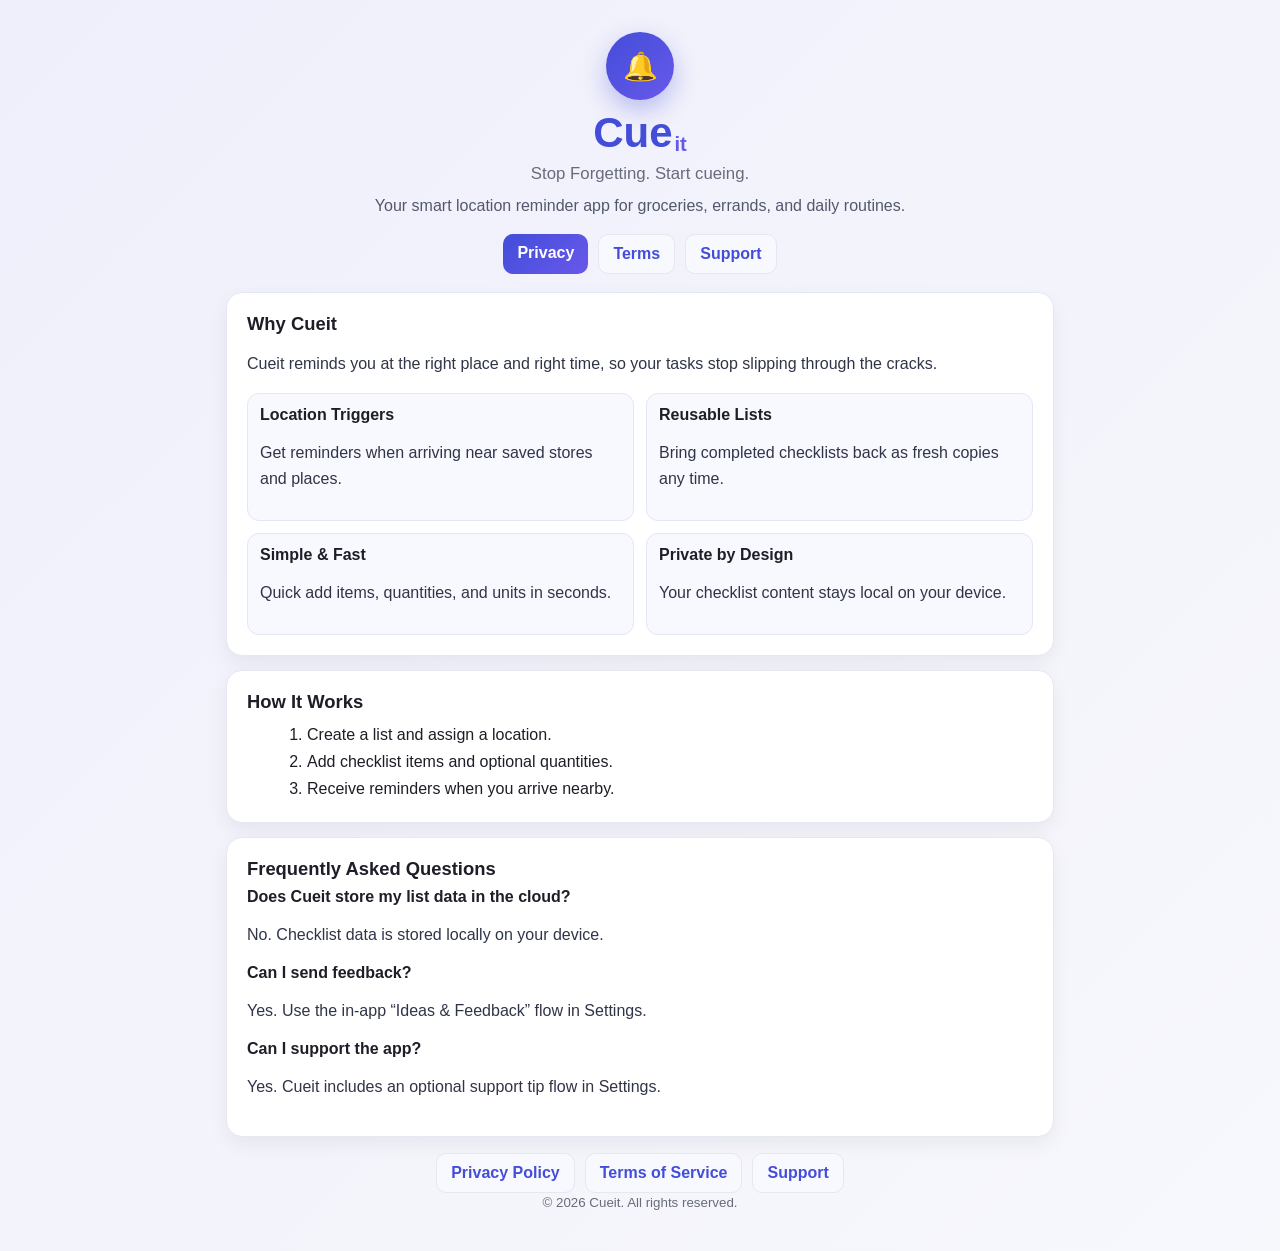
<file: index.html>
<!doctype html>
<html lang="en">
<head>
  <meta charset="utf-8">
  <meta name="viewport" content="width=device-width, initial-scale=1">
  <title>Cueit - Location-Based Checklist Reminders</title>
  <meta name="description" content="Cueit helps you remember what to buy and do when you reach the right place.">
  <link rel="stylesheet" href="./styles.css">
</head>
<body>
  <main class="container">
    <header class="hero">
      <div class="logo" aria-hidden="true">🔔</div>
      <h1><span class="cue">Cue</span><span class="sub">it</span></h1>
      <p class="tagline">Stop Forgetting. Start cueing.</p>
      <p class="subtagline">Your smart location reminder app for groceries, errands, and daily routines.</p>
      <nav class="hero-links">
        <a class="btn btn-primary" href="./privacy.html">Privacy</a>
        <a class="btn" href="./terms.html">Terms</a>
        <a class="btn" href="./support.html">Support</a>
      </nav>
    </header>

    <section class="card">
      <h2>Why Cueit</h2>
      <p>Cueit reminds you at the right place and right time, so your tasks stop slipping through the cracks.</p>
      <div class="grid">
        <article>
          <h3>Location Triggers</h3>
          <p>Get reminders when arriving near saved stores and places.</p>
        </article>
        <article>
          <h3>Reusable Lists</h3>
          <p>Bring completed checklists back as fresh copies any time.</p>
        </article>
        <article>
          <h3>Simple & Fast</h3>
          <p>Quick add items, quantities, and units in seconds.</p>
        </article>
        <article>
          <h3>Private by Design</h3>
          <p>Your checklist content stays local on your device.</p>
        </article>
      </div>
    </section>

    <section class="card">
      <h2>How It Works</h2>
      <ol class="steps">
        <li>Create a list and assign a location.</li>
        <li>Add checklist items and optional quantities.</li>
        <li>Receive reminders when you arrive nearby.</li>
      </ol>
    </section>

    <section class="card">
      <h2>Frequently Asked Questions</h2>
      <div class="faq">
        <h3>Does Cueit store my list data in the cloud?</h3>
        <p>No. Checklist data is stored locally on your device.</p>

        <h3>Can I send feedback?</h3>
        <p>Yes. Use the in-app “Ideas & Feedback” flow in Settings.</p>

        <h3>Can I support the app?</h3>
        <p>Yes. Cueit includes an optional support tip flow in Settings.</p>
      </div>
    </section>

    <footer class="footer">
      <nav class="links">
        <a href="./privacy.html">Privacy Policy</a>
        <a href="./terms.html">Terms of Service</a>
        <a href="./support.html">Support</a>
      </nav>
      <small>&copy; 2026 Cueit. All rights reserved.</small>
    </footer>
  </main>
</body>
</html>
</file>
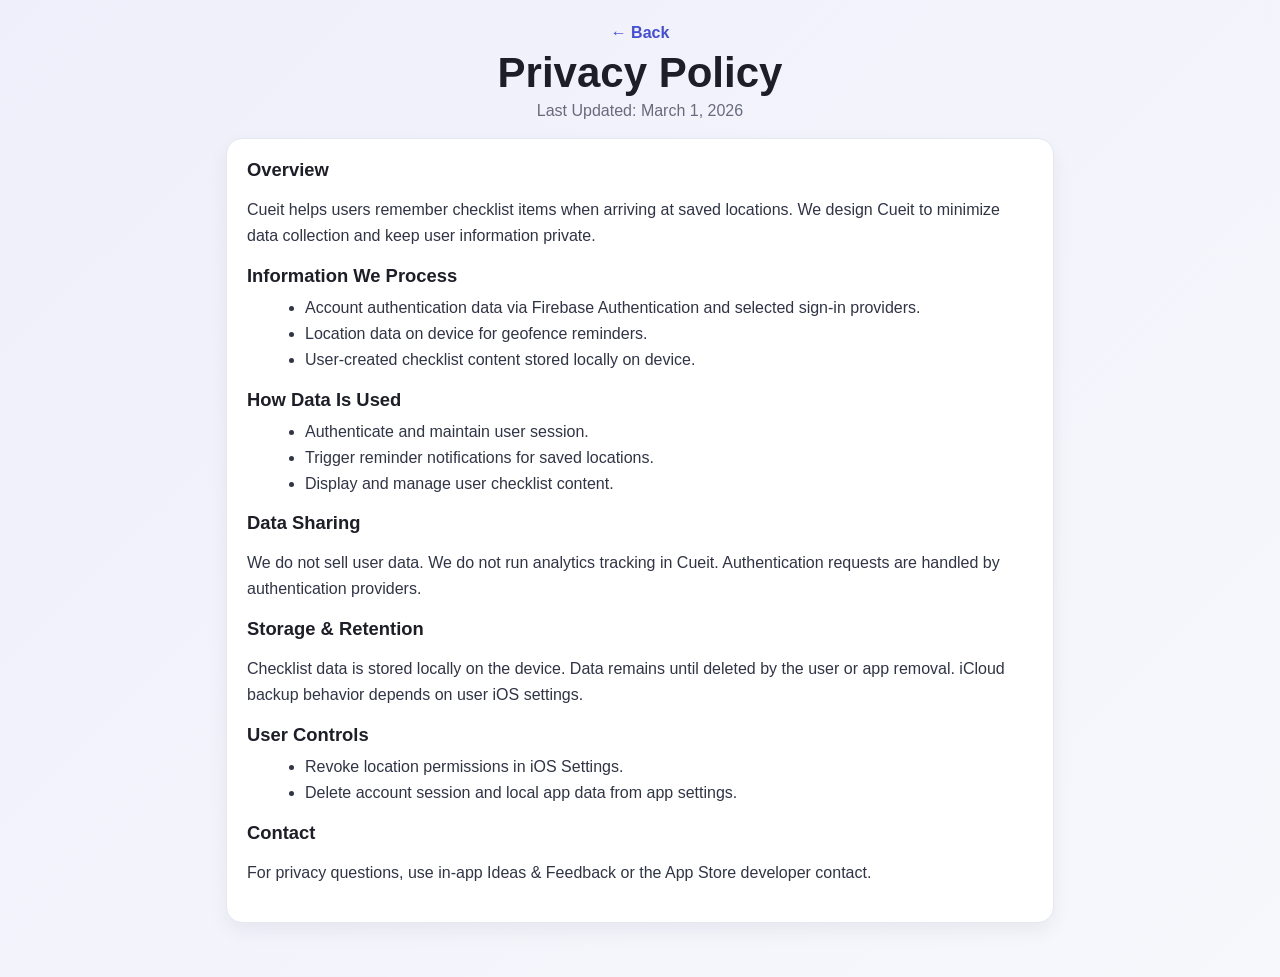
<file: privacy.html>
<!doctype html>
<html lang="en">
<head>
  <meta charset="utf-8">
  <meta name="viewport" content="width=device-width, initial-scale=1">
  <title>Cueit - Privacy Policy</title>
  <meta name="description" content="Cueit Privacy Policy">
  <link rel="stylesheet" href="./styles.css">
</head>
<body>
  <main class="container">
    <header class="simple-header">
      <a class="back" href="./index.html">← Back</a>
      <h1>Privacy Policy</h1>
      <p>Last Updated: March 1, 2026</p>
    </header>

    <article class="card legal">
      <h2>Overview</h2>
      <p>Cueit helps users remember checklist items when arriving at saved locations. We design Cueit to minimize data collection and keep user information private.</p>

      <h2>Information We Process</h2>
      <ul>
        <li>Account authentication data via Firebase Authentication and selected sign-in providers.</li>
        <li>Location data on device for geofence reminders.</li>
        <li>User-created checklist content stored locally on device.</li>
      </ul>

      <h2>How Data Is Used</h2>
      <ul>
        <li>Authenticate and maintain user session.</li>
        <li>Trigger reminder notifications for saved locations.</li>
        <li>Display and manage user checklist content.</li>
      </ul>

      <h2>Data Sharing</h2>
      <p>We do not sell user data. We do not run analytics tracking in Cueit. Authentication requests are handled by authentication providers.</p>

      <h2>Storage & Retention</h2>
      <p>Checklist data is stored locally on the device. Data remains until deleted by the user or app removal. iCloud backup behavior depends on user iOS settings.</p>

      <h2>User Controls</h2>
      <ul>
        <li>Revoke location permissions in iOS Settings.</li>
        <li>Delete account session and local app data from app settings.</li>
      </ul>

      <h2>Contact</h2>
      <p>For privacy questions, use in-app Ideas & Feedback or the App Store developer contact.</p>
    </article>
  </main>
</body>
</html>
</file>
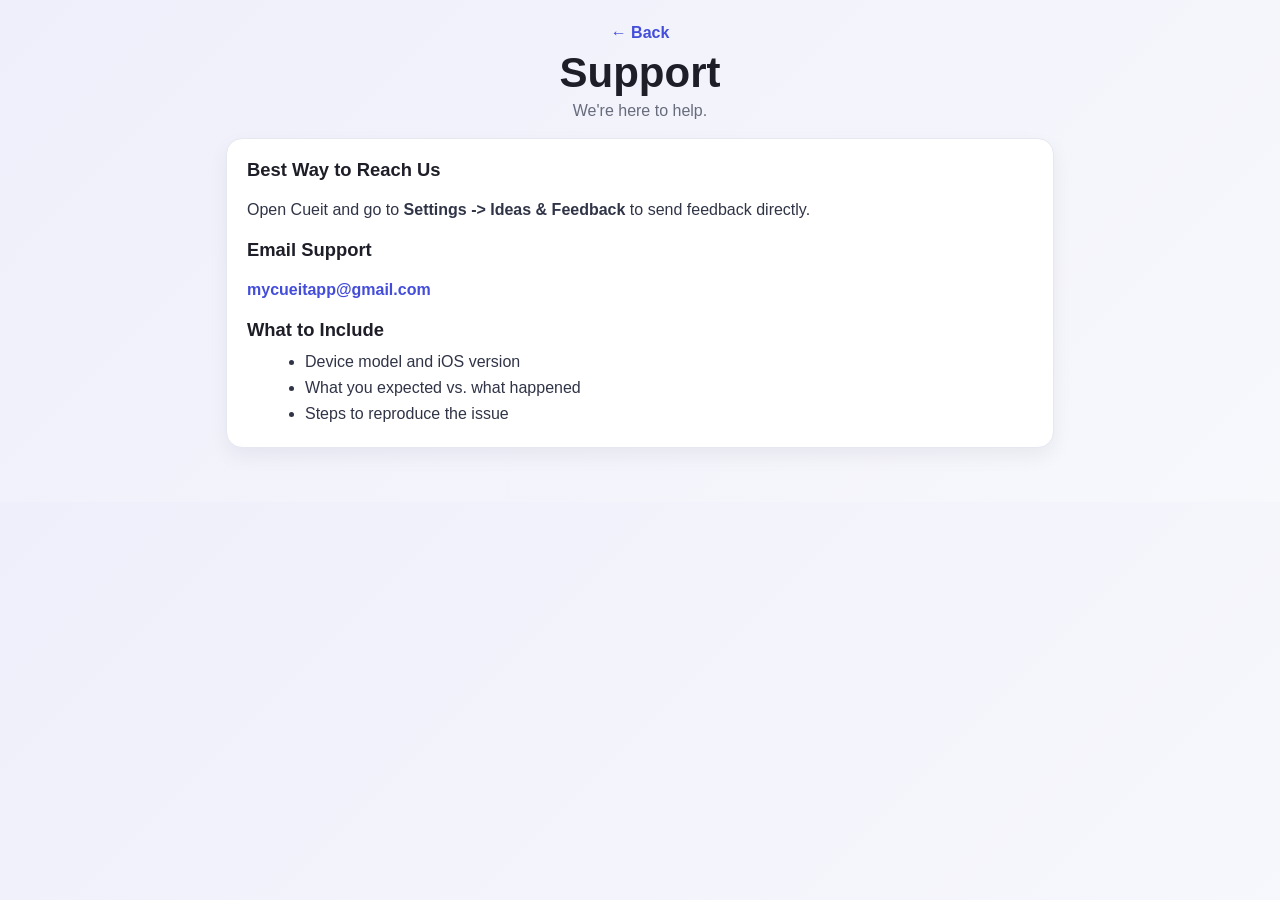
<file: support.html>
<!doctype html>
<html lang="en">
<head>
  <meta charset="utf-8">
  <meta name="viewport" content="width=device-width, initial-scale=1">
  <title>Cueit - Support</title>
  <meta name="description" content="Cueit support and contact information">
  <link rel="stylesheet" href="./styles.css">
</head>
<body>
  <main class="container">
    <header class="simple-header">
      <a class="back" href="./index.html">← Back</a>
      <h1>Support</h1>
      <p>We're here to help.</p>
    </header>

    <section class="card legal">
      <h2>Best Way to Reach Us</h2>
      <p>Open Cueit and go to <strong>Settings -> Ideas & Feedback</strong> to send feedback directly.</p>

      <h2>Email Support</h2>
      <p><a href="mailto:mycueitapp@gmail.com">mycueitapp@gmail.com</a></p>

      <h2>What to Include</h2>
      <ul>
        <li>Device model and iOS version</li>
        <li>What you expected vs. what happened</li>
        <li>Steps to reproduce the issue</li>
      </ul>
    </section>
  </main>
</body>
</html>
</file>
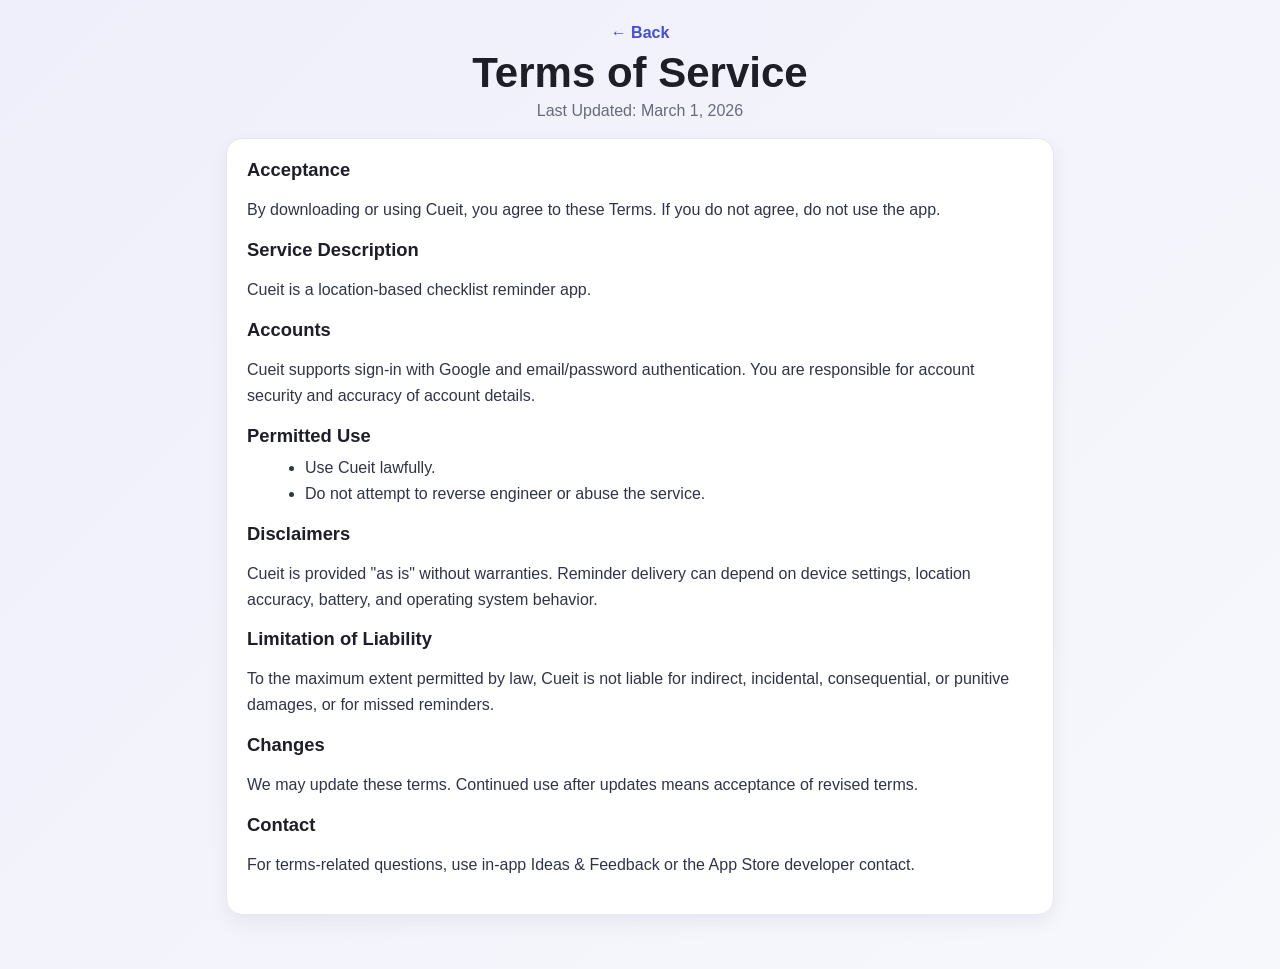
<file: terms.html>
<!doctype html>
<html lang="en">
<head>
  <meta charset="utf-8">
  <meta name="viewport" content="width=device-width, initial-scale=1">
  <title>Cueit - Terms of Service</title>
  <meta name="description" content="Cueit Terms of Service">
  <link rel="stylesheet" href="./styles.css">
</head>
<body>
  <main class="container">
    <header class="simple-header">
      <a class="back" href="./index.html">← Back</a>
      <h1>Terms of Service</h1>
      <p>Last Updated: March 1, 2026</p>
    </header>

    <article class="card legal">
      <h2>Acceptance</h2>
      <p>By downloading or using Cueit, you agree to these Terms. If you do not agree, do not use the app.</p>

      <h2>Service Description</h2>
      <p>Cueit is a location-based checklist reminder app.</p>

      <h2>Accounts</h2>
      <p>Cueit supports sign-in with Google and email/password authentication. You are responsible for account security and accuracy of account details.</p>

      <h2>Permitted Use</h2>
      <ul>
        <li>Use Cueit lawfully.</li>
        <li>Do not attempt to reverse engineer or abuse the service.</li>
      </ul>

      <h2>Disclaimers</h2>
      <p>Cueit is provided "as is" without warranties. Reminder delivery can depend on device settings, location accuracy, battery, and operating system behavior.</p>

      <h2>Limitation of Liability</h2>
      <p>To the maximum extent permitted by law, Cueit is not liable for indirect, incidental, consequential, or punitive damages, or for missed reminders.</p>

      <h2>Changes</h2>
      <p>We may update these terms. Continued use after updates means acceptance of revised terms.</p>

      <h2>Contact</h2>
      <p>For terms-related questions, use in-app Ideas & Feedback or the App Store developer contact.</p>
    </article>
  </main>
</body>
</html>
</file>
<file: styles.css>
:root {
  --bg: #f1f2fb;
  --card: #ffffff;
  --text: #1d1e27;
  --muted: #676b7b;
  --brand-start: #434dd9;
  --brand-end: #6858ea;
  --border: #e5e7f1;
}

* { box-sizing: border-box; }

html, body {
  margin: 0;
  padding: 0;
  background: linear-gradient(135deg, #efeffb, #f7f8fc);
  color: var(--text);
  font-family: -apple-system, BlinkMacSystemFont, "Segoe UI", Roboto, "Helvetica Neue", Arial, sans-serif;
}

.container {
  max-width: 860px;
  margin: 0 auto;
  padding: 24px 16px 40px;
}

.hero, .simple-header {
  text-align: center;
  margin-bottom: 18px;
}

.logo {
  width: 68px;
  height: 68px;
  margin: 8px auto 10px;
  border-radius: 999px;
  display: grid;
  place-items: center;
  font-size: 28px;
  color: white;
  background: linear-gradient(135deg, var(--brand-start), var(--brand-end));
  box-shadow: 0 10px 24px rgba(67, 77, 217, 0.32);
}

h1 {
  margin: 0;
  font-size: clamp(30px, 5vw, 42px);
  line-height: 1.1;
}

.cue {
  color: var(--brand-start);
  font-weight: 800;
}

.sub {
  color: var(--brand-end);
  font-size: 0.48em;
  vertical-align: baseline;
  position: relative;
  top: 0.2em;
  margin-left: 2px;
  font-weight: 700;
}

.tagline {
  margin: 8px 0 0;
  color: var(--muted);
  font-size: 1.05rem;
}

.subtagline {
  margin: 10px auto 0;
  max-width: 650px;
  color: #52586c;
  font-size: 1rem;
  line-height: 1.5;
}

.hero-links {
  margin-top: 16px;
  display: flex;
  gap: 10px;
  justify-content: center;
  flex-wrap: wrap;
}

.btn {
  border: 1px solid var(--border);
  padding: 10px 14px;
  border-radius: 10px;
  background: #f8f9ff;
  color: var(--brand-start);
  text-decoration: none;
  font-weight: 700;
}

.btn-primary {
  border: none;
  color: #fff;
  background: linear-gradient(135deg, var(--brand-start), var(--brand-end));
}

.card {
  background: var(--card);
  border: 1px solid var(--border);
  border-radius: 16px;
  padding: 20px;
  margin: 14px 0;
  box-shadow: 0 8px 20px rgba(20, 24, 40, 0.06);
}

.card h2 {
  margin: 0 0 8px;
  font-size: 1.15rem;
}

.card h3 {
  margin: 0 0 6px;
  font-size: 1rem;
}

.card p {
  color: #303447;
  line-height: 1.62;
}

.card ul {
  margin: 8px 0 0 18px;
  color: #303447;
  line-height: 1.62;
}

.links {
  display: flex;
  flex-wrap: wrap;
  gap: 10px;
  margin-top: 10px;
  justify-content: center;
}

.links a, .back, a {
  color: var(--brand-start);
  text-decoration: none;
  font-weight: 600;
}

.links a {
  border: 1px solid var(--border);
  padding: 10px 14px;
  border-radius: 10px;
  background: #f8f9ff;
}

.simple-header .back {
  display: inline-block;
  margin-bottom: 8px;
}

.simple-header p {
  color: var(--muted);
  margin: 6px 0 0;
}

.legal h2 { margin-top: 16px; }
.legal h2:first-child { margin-top: 0; }

.grid {
  display: grid;
  grid-template-columns: repeat(2, minmax(0, 1fr));
  gap: 12px;
  margin-top: 10px;
}

.grid article {
  padding: 12px;
  border-radius: 12px;
  background: #f8f9ff;
  border: 1px solid var(--border);
}

.steps {
  margin: 8px 0 0 20px;
  line-height: 1.7;
}

.faq h3 {
  margin-top: 12px;
}

.faq h3:first-child {
  margin-top: 0;
}

.footer {
  text-align: center;
  margin-top: 16px;
  color: var(--muted);
}

@media (max-width: 720px) {
  .grid {
    grid-template-columns: 1fr;
  }
}
</file>
